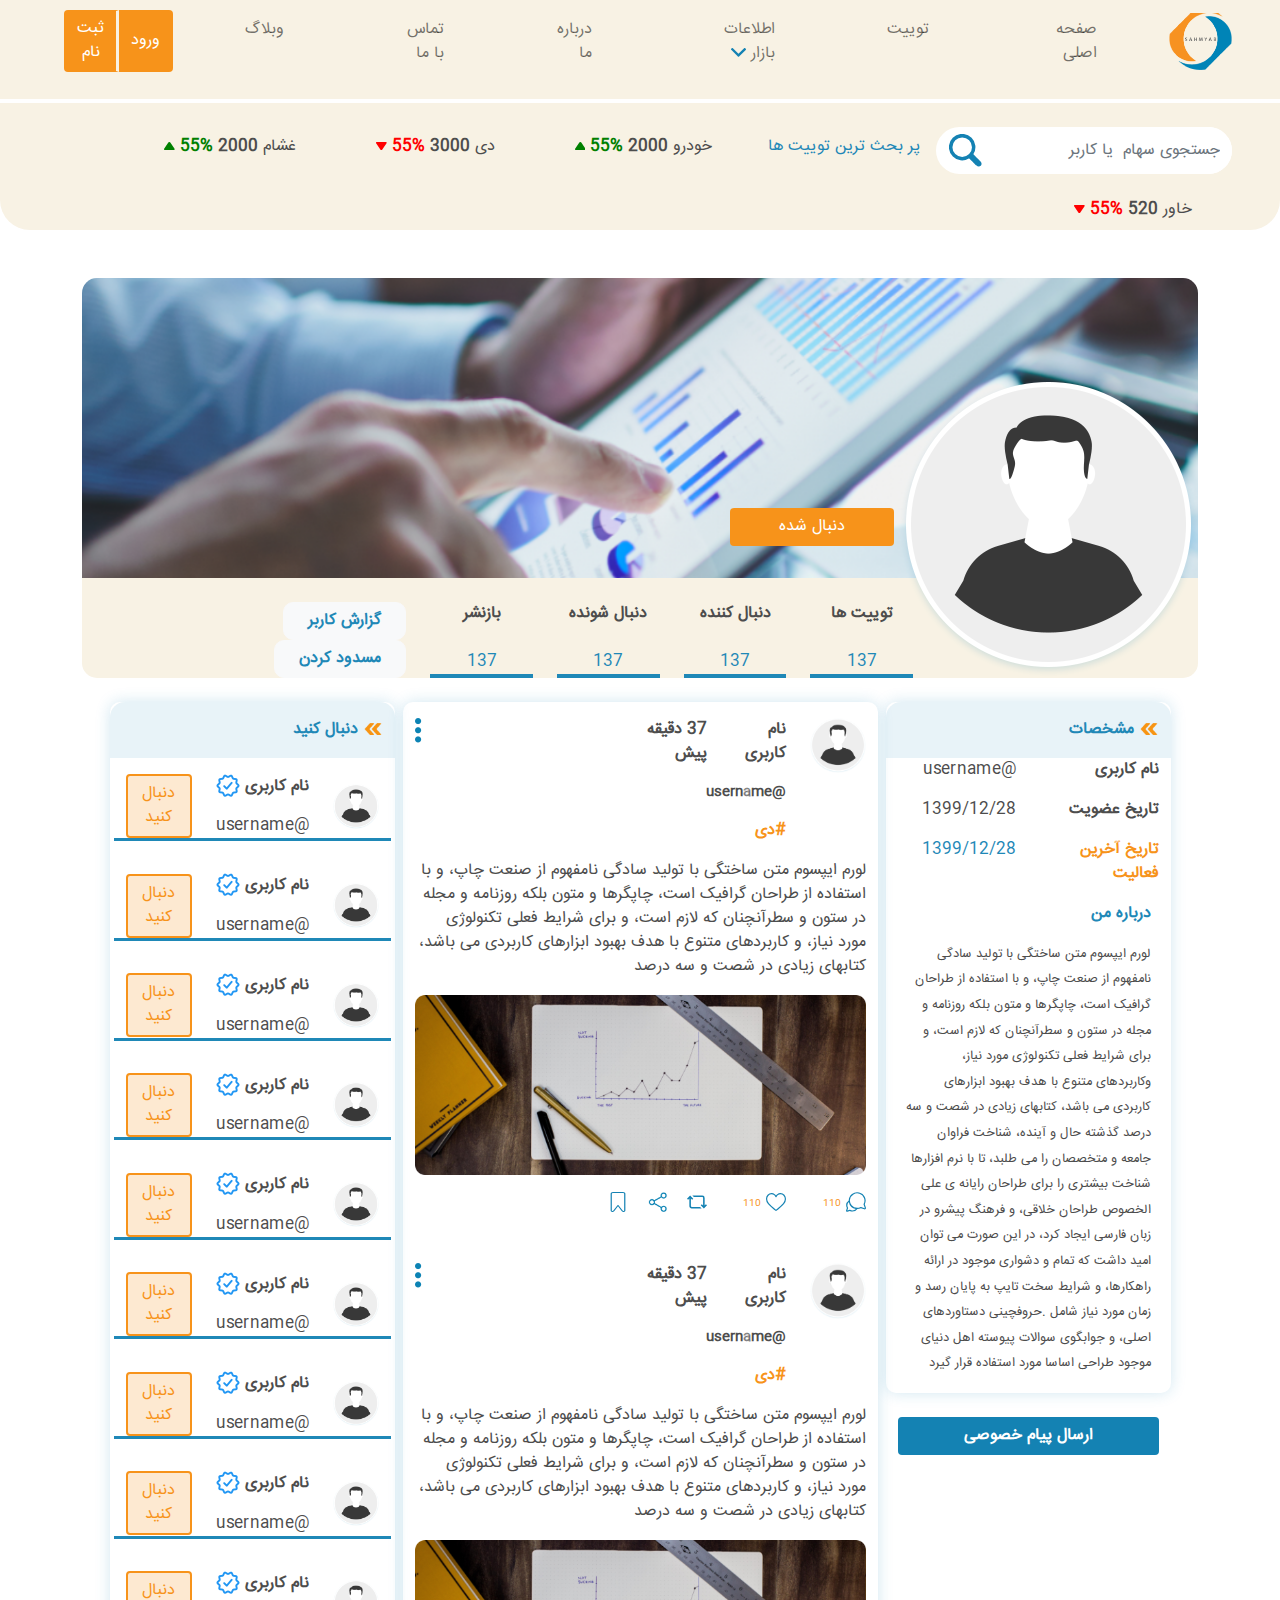
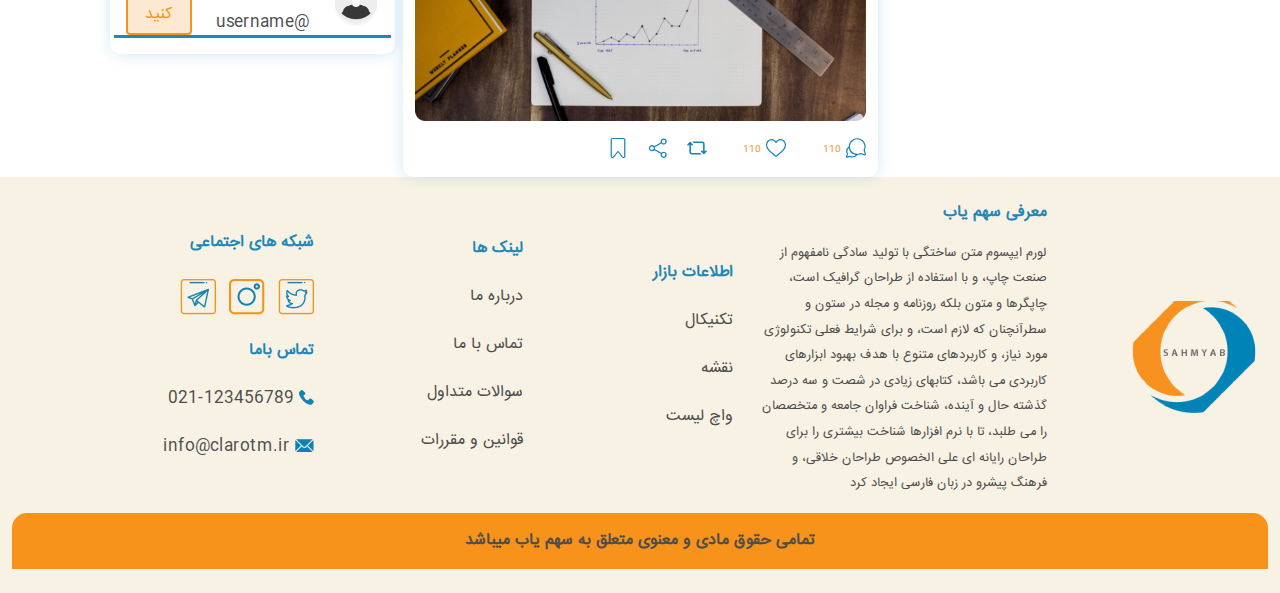
<file: index.html>
<!DOCTYPE html>
<html lang="fa-IR" dir="rtl">

<head>
    <meta charset="UTF-8">
    <meta http-equiv="X-UA-Compatible" content="IE=edge">
    <meta name="viewport" content="width=device-width, initial-scale=1.0">
    <title>Amirreza Heydari</title>
    <link rel="stylesheet" href="css/bootstrap.rtl.min.css">
    <link rel="stylesheet" href="css/style.css">
</head>

<body>
    <!-- navbar head -->
    <header>
        <nav class="navbar navbar-expand-lg navbar-light bg-color1 px-5 pb-4">
            <a class="navbar-brand"><img class="img-fluid" src="./images/logo-01.png" width="70" alt=""></a>
            <button class="navbar-toggler" data-target="#my-nav" data-toggle="collapse" aria-controls="my-nav"
                aria-expanded="false" aria-label="Toggle navigation">
                <span class="navbar-toggler-icon"></span>
            </button>
            <div id="my-nav" class="collapse navbar-collapse">
                <ul class="navbar-nav">
                    <li class="nav-item active mx-5">
                        <a class="nav-link" href="#"> صفحه اصلی</a>
                    </li>
                    <li class="nav-item mx-5">
                        <a class="nav-link" href="#">توییت</a>
                    </li>
                    <li class="nav-item mx-5">
                        <a class="nav-link" href="#">اطلاعات بازار
                            <svg xmlns="http://www.w3.org/2000/svg" width="14.97" height="8.813"
                                viewBox="0 0 14.97 8.813">
                                <metadata>
                                    <?xpacket begin="﻿" id="W5M0MpCehiHzreSzNTczkc9d"?>
                                    <x:xmpmeta xmlns:x="adobe:ns:meta/"
                                        x:xmptk="Adobe XMP Core 5.6-c142 79.160924, 2017/07/13-01:06:39        ">
                                        <rdf:RDF xmlns:rdf="http://www.w3.org/1999/02/22-rdf-syntax-ns#">
                                            <rdf:Description rdf:about="" />
                                        </rdf:RDF>
                                    </x:xmpmeta>
                                    <?xpacket end="w"?>
                                </metadata>
                                <defs>
                                    <style>
                                        .cls-1 {
                                            fill: #1482b3;
                                            fill-rule: evenodd;
                                        }

                                    </style>
                                </defs>
                                <path id="Path_3" data-name="Path 3" class="cls-1"
                                    d="M1218.72,89.6l-0.49-.494a0.811,0.811,0,0,0-1.15,0l-5.6,5.591-5.59-5.6a0.824,0.824,0,0,0-.58-0.239,0.807,0.807,0,0,0-.58.239l-0.49.49a0.818,0.818,0,0,0,0,1.157l6.66,6.689a0.849,0.849,0,0,0,.58.263h0.01a0.85,0.85,0,0,0,.58-0.263l6.65-6.67A0.829,0.829,0,0,0,1218.72,89.6Z"
                                    transform="translate(-1204 -88.875)" />
                            </svg>

                        </a>
                    </li>
                    <li class="nav-item mx-5">
                        <a class="nav-link" href="#">درباره ما</a>
                    </li>
                    <li class="nav-item mx-5">
                        <a class="nav-link" href="#">تماس با ما</a>
                    </li>
                    <li class="nav-item mx-5">
                        <a class="nav-link" href="#"> وبلاگ </a>
                    </li>
                    <li class="nav-item mx-3">
                        <div class="btn-group" role="group">
                            <button type="button" class="btn bg-color2 text-white ">ورود</button>
                            <button type="button" class="btn bg-color2 text-white border-right-2px">ثبت نام</button>
                        </div>
                    </li>
                </ul>
            </div>
        </nav>
    </header>
    <!-- navbar head -->
    <!-- nav bar 2  -->
    <nav class="nav bg-color1 border-top-5 pt-4 px-5 border2-bottom-radius">
        <li class="nav-item">
            <div class="input-group mb-3 border-serach">
                <input type="text" class="form-control border-0" placeholder="جستجوی سهام  یا کاربر"
                    aria-describedby="basic-addon2">
                <div class="input-group-append">
                    <button class="btn" type="button"><svg xmlns="http://www.w3.org/2000/svg" width="32.6"
                            height="32.594" viewBox="0 0 32.6 32.594">
                            <metadata>
                                <?xpacket begin="﻿" id="W5M0MpCehiHzreSzNTczkc9d"?>
                                <x:xmpmeta xmlns:x="adobe:ns:meta/"
                                    x:xmptk="Adobe XMP Core 5.6-c142 79.160924, 2017/07/13-01:06:39        ">
                                    <rdf:RDF xmlns:rdf="http://www.w3.org/1999/02/22-rdf-syntax-ns#">
                                        <rdf:Description rdf:about="" />
                                    </rdf:RDF>
                                </x:xmpmeta>

                                <?xpacket end="w"?>
                            </metadata>
                            <defs>
                                <style>
                                    .cls-1 {
                                        fill: #1482b3;
                                        fill-rule: evenodd;
                                    }

                                </style>
                            </defs>
                            <path id="Path_1" data-name="Path 1" class="cls-1"
                                d="M1541.41,231.577a13.23,13.23,0,1,1,18.71-18.709,12.98,12.98,0,0,1,1.99,15.967,0.561,0.561,0,0,0,.07.663c1.69,1.687,6.75,6.749,6.75,6.749,1.35,1.343,1.67,3.222.48,4.413l-0.21.205c-1.19,1.192-3.07.872-4.41-.472,0,0-5.05-5.051-6.74-6.735a0.569,0.569,0,0,0-.68-0.091A12.962,12.962,0,0,1,1541.41,231.577Zm16.27-2.442a9.777,9.777,0,1,0-13.83,0A9.788,9.788,0,0,0,1557.68,229.135Z"
                                transform="translate(-1537.56 -209.031)" />
                        </svg>
                    </button>
                </div>
            </div>
        </li>
        <li class="nav-item">
            <a class="nav-link text-color4" href="#">پر بحث ترین توییت ها</a>
        </li>
        <li class="nav-item mx-4">
            <a class="nav-link text-color5" href="#">
                خودرو
                <span class="fw-bold">2000
                    <span class="Path_4">%55</span>
                    <svg xmlns="http://www.w3.org/2000/svg" width="10.656" height="8" viewBox="0 0 10.656 8">
                        <path id="Path_4" data-name="Path 4" class="Path_4"
                            d="M938.315,221.609l-4.055,5.924a1.44,1.44,0,0,0-.287.778,0.79,0.79,0,0,0,.951.717h8.764a0.789,0.789,0,0,0,.949-0.716,1.439,1.439,0,0,0-.288-0.775l-4.054-5.925A1.125,1.125,0,0,0,938.315,221.609Z"
                            transform="translate(-933.969 -221.031)" />
                    </svg>


                </span>
            </a>
        </li>
        <li class="nav-item mx-4">
            <a class="nav-link text-color5" href="#">
                دی
                <span class="fw-bold">3000
                    <span class="Path_5">%55</span>
                    <svg xmlns="http://www.w3.org/2000/svg" width="10.656" height="8" viewBox="0 0 10.656 8">
                        <path data-name="Path 5" class="Path_5"
                            d="M642.315,228.438l-4.055-5.924a1.448,1.448,0,0,1-.287-0.778,0.789,0.789,0,0,1,.951-0.716h8.763a0.788,0.788,0,0,1,.949.715,1.434,1.434,0,0,1-.287.775l-4.055,5.925A1.123,1.123,0,0,1,642.315,228.438Z"
                            transform="translate(-637.969 -221.031)" />
                    </svg>


                </span>
            </a>
        </li>
        <li class="nav-item mx-4">
            <a class="nav-link text-color5" href="#">
                غشام
                <span class="fw-bold">2000
                    <span class="Path_4">%55</span>
                    <svg xmlns="http://www.w3.org/2000/svg" width="10.656" height="8" viewBox="0 0 10.656 8">
                        <path id="Path_4" data-name="Path 4" class="Path_4"
                            d="M938.315,221.609l-4.055,5.924a1.44,1.44,0,0,0-.287.778,0.79,0.79,0,0,0,.951.717h8.764a0.789,0.789,0,0,0,.949-0.716,1.439,1.439,0,0,0-.288-0.775l-4.054-5.925A1.125,1.125,0,0,0,938.315,221.609Z"
                            transform="translate(-933.969 -221.031)" />
                    </svg>


                </span>
            </a>
        </li>
        <li class="nav-item mx-4">
            <a class="nav-link text-color5" href="#">
                خاور
                <span class="fw-bold">520
                    <span class="Path_5">%55</span>
                    <svg xmlns="http://www.w3.org/2000/svg" width="10.656" height="8" viewBox="0 0 10.656 8">
                        <path data-name="Path 5" class="Path_5"
                            d="M642.315,228.438l-4.055-5.924a1.448,1.448,0,0,1-.287-0.778,0.789,0.789,0,0,1,.951-0.716h8.763a0.788,0.788,0,0,1,.949.715,1.434,1.434,0,0,1-.287.775l-4.055,5.925A1.123,1.123,0,0,1,642.315,228.438Z"
                            transform="translate(-637.969 -221.031)" />
                    </svg>


                </span>
            </a>
        </li>
    </nav>
    <!-- nav bar 2  -->
    <!-- container 1 -->
    <div class="container mt-5">
        <div class="row">
            <div class="col-12">
                <div class="profile">
                    <img class="img-fluid" src="./images/Group 279.png" alt="">
                    <button class="btn bg-color2 text-white px-5" type="button">دنبال شده</button>
                </div>
                <div class="haed-image p-5"></div>
                <div class="row">
                    <div class="col-12">
                        <!-- row2 -->
                        <div class="col-12 bg-color1 border-bottom-10">
                            <div class="row justify-content-center">
                                <div class="col-8 offset-2">
                                    <div class="row mt-4 align-items-center">
                                        <!-- col number -->
                                        <div class="col-2">
                                            <!-- number -->
                                            <div class="row text-center">
                                                <div class="col-12">
                                                    <a href="#" class="text-color5 fw-bold">توییت ها</a>
                                                    <div class="col-12 mt-4 number-border">
                                                        <span>137</span>
                                                    </div>
                                                </div>
                                            </div>
                                            <!-- number -->
                                        </div>
                                        <!-- coll number -->
                                        <!-- col number -->
                                        <div class="col-2">
                                            <!-- number -->
                                            <div class="row text-center">
                                                <div class="col-12">
                                                    <a href="#" class="text-color5 fw-bold">دنبال کننده</a>
                                                    <div class="col-12 mt-4 number-border">
                                                        <span>137</span>
                                                    </div>
                                                </div>
                                            </div>
                                            <!-- number -->
                                        </div>
                                        <!-- coll number -->
                                        <!-- col number -->
                                        <div class="col-2">
                                            <!-- number -->
                                            <div class="row text-center">
                                                <div class="col-12">
                                                    <a href="#" class="text-color5 fw-bold"> دنبال شونده</a>
                                                    <div class="col-12 mt-4 number-border">
                                                        <span>137</span>
                                                    </div>
                                                </div>
                                            </div>
                                            <!-- number -->
                                        </div>
                                        <!-- coll number -->
                                        <!-- col number -->
                                        <div class="col-2">
                                            <!-- number -->
                                            <div class="row text-center">
                                                <div class="col-12">
                                                    <a href="#" class="text-color5 fw-bold"> بازنشر</a>
                                                    <div class="col-12 mt-4 number-border">
                                                        <span>137</span>
                                                    </div>
                                                </div>
                                            </div>
                                            <!-- number -->
                                        </div>
                                        <!-- coll number -->
                                        <!-- btn -->
                                        <div class="col-4">
                                            <button type="button"
                                                class="btn btn-light text-color4 fw-bold px-4 border-10">گزارش
                                                کاربر</button>
                                            <button type="button"
                                                class="btn btn-light text-color4 fw-bold px-4 border-10">مسدود
                                                کردن</button>
                                        </div>
                                        <!-- btn -->
                                    </div>
                                </div>
                            </div>
                        </div>
                        <!-- row2 -->
                    </div>
                </div>
            </div>
        </div>
    </div>
    <!--   container 1 -->
    <!-- conainer 2 -->
    <div class="container mt-4">
        <div class="row justify-content-center">
            <!-- moshakhasat -->
            <div class="col-3 mx-1">
                <div class="row shadow-color3 border-10 ">
                    <div class="col-12 bg-color4-50 pt-3 border-radius-top-10 w-100">
                        <p class="text-color4 fw-bold">
                            <svg xmlns="http://www.w3.org/2000/svg" xmlns:xlink="http://www.w3.org/1999/xlink"
                                width="20" height="12" viewBox="0 0 26 19">

                                <image id="fast-forward" width="26" height="19"
                                    xlink:href="[data-uri]" />
                            </svg>

                            مشخصات
                        </p>
                    </div>
                    <div class="col-12">
                        <div class="row">
                            <div class="col-6">
                                <p class="text-color5 fw-bold">نام کاربری</p>
                            </div>
                            <div class="col-6">
                                <span class="text-color5">@username</span>
                            </div>

                        </div>
                    </div>
                    <div class="col-12">
                        <div class="row">
                            <div class="col-6">
                                <p class="text-color5 fw-bold">تاریخ عضویت</p>
                            </div>
                            <div class="col-6">
                                <span class="text-color5">1399/12/28</span>
                            </div>
                        </div>
                    </div>
                    <div class="col-12">
                        <div class="row">
                            <div class="col-6">
                                <p class="text-color2 fw-bold">تاریخ آخرین فعالیت</p>
                            </div>
                            <div class="col-6">
                                <span class="text-color4">1399/12/28</span>
                            </div>
                        </div>
                    </div>
                    <div class="col-12">
                        <div class="row">
                            <div class="col-12">
                                <p class="text-color4 fw-bold ms-2">درباره من </p>
                                <p class="text-color5 mx-2 font-8">
                                    لورم ایپسوم متن ساختگی با تولید سادگی نامفهوم از صنعت چاپ، و با استفاده از طراحان
                                    گرافیک است، چاپگرها و متون بلکه روزنامه و مجله در ستون و سطرآنچنان که لازم است، و
                                    برای شرایط فعلی تکنولوژی مورد نیاز، وکاربردهای متنوع با هدف بهبود ابزارهای کاربردی
                                    می باشد، کتابهای زیادی در شصت و سه درصد گذشته حال و آینده، شناخت فراوان جامعه و
                                    متخصصان را می طلبد، تا با نرم افزارها شناخت بیشتری را برای طراحان رایانه ی علی
                                    الخصوص طراحان خلاقی، و فرهنگ پیشرو در زبان فارسی ایجاد کرد، در این صورت می توان امید
                                    داشت که تمام و دشواری موجود در ارائه راهکارها، و شرایط سخت تایپ به پایان رسد و زمان
                                    مورد نیاز شامل
                                    .حروفچینی دستاوردهای اصلی، و جوابگوی سوالات پیوسته اهل دنیای موجود طراحی اساسا مورد
                                    استفاده قرار گیرد
                                </p>
                            </div>
                        </div>
                    </div>
                </div>
                <!-- end row -->
                <div class="row my-4">
                    <div class="col-12 text-center">
                        <button class=" w-100 btn bg-color7 text-white fw-bold" type="button">ارسال پیام خصوصی</button>
                    </div>
                </div>
            </div>
            <!-- moshakhasat -->
            <div class="col-5 mx-1">
                <div class="row shadow-color3 bg-white py-3 border-10">
                    <!-- card -->
                    <div class="col-12">
                        <div class="row">
                            <!-- header card -->
                            <div class="col-12">
                                <div class="row">
                                    <div class="col-2">
                                        <img class="img-fluid" src="./images/Group 279.png" alt="">
                                    </div>
                                    <div class="col-2">
                                        <p class="text-start text-color5 fw-bold">نام کاربری</p>
                                        <p class="text-start text-color5 fw-bold small">@username</p>
                                        <p class="text-start text-color2 fw-bold">#دی</p>
                                    </div>
                                    <div class="col-3">
                                        <p class="text-start text-color5 fw-bold">
                                            37 دقیقه پیش
                                        </p>
                                    </div>
                                    <div class="col-5">
                                        <div class="text-end">
                                            <svg xmlns="http://www.w3.org/2000/svg"
                                                xmlns:xlink="http://www.w3.org/1999/xlink" width="7" height="25"
                                                viewBox="0 0 7 25">
                                                <image id="menu" width="7" height="25"
                                                    xlink:href="[data-uri]" />
                                            </svg>
                                        </div>
                                    </div>
                                </div>
                            </div>
                            <!-- header card -->
                            <!-- content card -->
                            <div class="col-12">
                                <p class="text-color5 text-start">
                                    لورم ایپسوم متن ساختگی با تولید سادگی نامفهوم از صنعت چاپ، و با استفاده از طراحان
                                    گرافیک است، چاپگرها و متون بلکه روزنامه و مجله در ستون و سطرآنچنان که لازم است، و
                                    برای شرایط فعلی تکنولوژی مورد نیاز، و کاربردهای متنوع با هدف بهبود ابزارهای کاربردی
                                    می باشد، کتابهای زیادی در شصت و سه درصد
                                </p>
                                <img class="img-fluid" src="./images/Rectangle 44.png" alt="">
                            </div>
                            <!-- content card -->
                            <!-- footer card -->
                            <div class="col-12 mt-3">
                                <div class="row">
                                    <div class="col-2">
                                        <svg xmlns="http://www.w3.org/2000/svg" width="20" height="20"
                                            viewBox="0 0 28.82 28.34">
                                            <path id="Path_55" data-name="Path 55" fill="#1482b3" class="cls-1"
                                                d="M1241.84,1353.32l-1.68-4.86a12.165,12.165,0,1,0-23.09-5.51,8.846,8.846,0,0,0-2.69,10.89l-1.15,3.36a1.564,1.564,0,0,0,.37,1.63,1.618,1.618,0,0,0,1.12.47,1.581,1.581,0,0,0,.52-0.09l3.35-1.15a9,9,0,0,0,3.79.85h0.01a8.831,8.831,0,0,0,7.16-3.64,12.144,12.144,0,0,0,5.03-1.23l4.87,1.67a1.842,1.842,0,0,0,1.94-.44A1.9,1.9,0,0,0,1241.84,1353.32Zm-19.45,3.88h-0.01a7.142,7.142,0,0,1-3.33-.83,0.847,0.847,0,0,0-.68-0.05l-3.43,1.18,1.18-3.44a0.9,0.9,0,0,0-.06-0.68,7.174,7.174,0,0,1,1.17-8.29,12.2,12.2,0,0,0,10.18,10.05A7.139,7.139,0,0,1,1222.39,1357.2Zm17.79-3.15a0.153,0.153,0,0,1-.18.04l-5.21-1.79a0.863,0.863,0,0,0-.28-0.04,0.846,0.846,0,0,0-.4.1,10.5,10.5,0,0,1-4.86,1.2h-0.02a10.451,10.451,0,1,1,9.25-5.57,0.9,0.9,0,0,0-.06.68l1.8,5.21A0.173,0.173,0,0,1,1240.18,1354.05Z"
                                                transform="translate(-1213.12 -1330.94)" />
                                        </svg>
                                        <span class="text-color2 font-mini">110</span>
                                    </div>
                                    <div class="col-2">
                                        <svg xmlns="http://www.w3.org/2000/svg" width="20" height="20"
                                            viewBox="0 0 28.66 25.5">
                                            <path id="heart" class="cls-1" fill="#1482b3"
                                                d="M1125.67,1359.5a1.685,1.685,0,0,1-1.11-.42c-1.16-1.01-2.27-1.96-3.26-2.8h0a60.318,60.318,0,0,1-7.12-6.68,10.665,10.665,0,0,1-2.84-6.99,8.925,8.925,0,0,1,2.27-6.11,7.7,7.7,0,0,1,5.73-2.5,7.234,7.234,0,0,1,4.51,1.55,9.479,9.479,0,0,1,1.82,1.91,9.479,9.479,0,0,1,1.82-1.91,7.206,7.206,0,0,1,4.5-1.55,7.723,7.723,0,0,1,5.74,2.5,8.972,8.972,0,0,1,2.27,6.11,10.665,10.665,0,0,1-2.84,6.99,61.12,61.12,0,0,1-7.12,6.68c-0.99.84-2.1,1.79-3.26,2.8A1.685,1.685,0,0,1,1125.67,1359.5Zm-6.33-23.82a6.057,6.057,0,0,0-4.5,1.95,7.33,7.33,0,0,0-1.82,4.98,8.977,8.977,0,0,0,2.45,5.92,60.219,60.219,0,0,0,6.91,6.47h0.01c0.99,0.85,2.11,1.8,3.28,2.82,1.17-1.02,2.29-1.98,3.28-2.82a59.392,59.392,0,0,0,6.91-6.47,8.993,8.993,0,0,0,2.46-5.92,7.29,7.29,0,0,0-1.83-4.98,6.041,6.041,0,0,0-4.5-1.95,5.541,5.541,0,0,0-3.47,1.2,8.034,8.034,0,0,0-1.94,2.24,1.056,1.056,0,0,1-1.82,0,8.2,8.2,0,0,0-1.94-2.24A5.548,5.548,0,0,0,1119.34,1335.68Z"
                                                transform="translate(-1111.34 -1334)" />
                                        </svg>
                                        <span class="text-color2 font-mini">110</span>
                                    </div>
                                    <div class="col-1">
                                        <svg xmlns="http://www.w3.org/2000/svg" width="20" height="20"
                                            viewBox="0 0 33.22 21.44">
                                            <path id="retweet" fill="#1482b3" class="cls-1"
                                                d="M1038.19,1350.33l-5.18,5.17-5.21-5.19,1.83-1.84,2.07,2.06v-12.56a1.255,1.255,0,0,0-.38-0.91,1.3,1.3,0,0,0-.91-0.38h-13.97l-2.6-2.59h16.57a3.875,3.875,0,0,1,3.88,3.89v12.58l2.06-2.06Zm-11.94,2.56h-13.5a1.28,1.28,0,0,1-1.29-1.29v-12.56l2.07,2.06,1.83-1.84-5.21-5.19-5.18,5.17,1.83,1.84,2.07-2.07v12.58a3.83,3.83,0,0,0,1.12,2.75,3.882,3.882,0,0,0,2.76,1.15h16.57l-2.61-2.6h-0.46Z"
                                                transform="translate(-1004.97 -1334.06)" />
                                        </svg>

                                    </div>
                                    <div class="col-1">
                                        <svg xmlns="http://www.w3.org/2000/svg"
                                            xmlns:xlink="http://www.w3.org/1999/xlink" width="20" height="20"
                                            viewBox="0 0 30 33">
                                            <image id="share" width="30" height="33"
                                                xlink:href="[data-uri]" />
                                        </svg>
                                    </div>
                                    <div class="col-1">
                                        <svg xmlns="http://www.w3.org/2000/svg" width="20" height="20"
                                            viewBox="0 0 24.094 32.66">
                                            <path id="Path_61" fill="#1482b3" data-name="Path 61" class="cls-1"
                                                d="M827.462,1331.22a4.406,4.406,0,0,0-2.717-.89H808.366v-0.02a4.423,4.423,0,0,0-2.722.89,2.731,2.731,0,0,0-1.132,2.13v26.99a2.515,2.515,0,0,0,.776,1.83,3.119,3.119,0,0,0,3.078.64,4.588,4.588,0,0,0,2.274-1.62l5.916-7.39,5.916,7.39a4.585,4.585,0,0,0,2.273,1.62,3.122,3.122,0,0,0,3.093-.64,2.52,2.52,0,0,0,.762-1.83v-26.99A2.752,2.752,0,0,0,827.462,1331.22Zm-1.175,29.97a0.8,0.8,0,0,1-.376.21,1.115,1.115,0,0,1-.481-0.04,2.771,2.771,0,0,1-1.325-.98l-6.745-8.43a1.041,1.041,0,0,0-.33-0.26,1.128,1.128,0,0,0-1.322.26l-6.744,8.42a2.813,2.813,0,0,1-1.316,1,0.978,0.978,0,0,1-.481.03,0.781,0.781,0,0,1-.376-0.2,1.2,1.2,0,0,1-.328-0.88v-26.99a1.757,1.757,0,0,1,1.9-1.49h16.379a1.736,1.736,0,0,1,1.87,1.49v26.99A1.2,1.2,0,0,1,826.287,1361.19Z"
                                                transform="translate(-804.5 -1330.31)" />
                                        </svg>
                                    </div>
                                </div>
                            </div>
                            <!-- footer card -->
                        </div>
                    </div>
                    <!-- card -->
                    <!-- card -->
                    <div class="col-12 mt-5">
                        <div class="row">
                            <!-- header card -->
                            <div class="col-12">
                                <div class="row">
                                    <div class="col-2">
                                        <img class="img-fluid" src="./images/Group 279.png" alt="">
                                    </div>
                                    <div class="col-2">
                                        <p class="text-start text-color5 fw-bold">نام کاربری</p>
                                        <p class="text-start text-color5 fw-bold small">@username</p>
                                        <p class="text-start text-color2 fw-bold">#دی</p>
                                    </div>
                                    <div class="col-3">
                                        <p class="text-start text-color5 fw-bold">
                                            37 دقیقه پیش
                                        </p>
                                    </div>
                                    <div class="col-5">
                                        <div class="text-end">
                                            <svg xmlns="http://www.w3.org/2000/svg"
                                                xmlns:xlink="http://www.w3.org/1999/xlink" width="7" height="25"
                                                viewBox="0 0 7 25">
                                                <image id="menu" width="7" height="25"
                                                    xlink:href="[data-uri]" />
                                            </svg>
                                        </div>
                                    </div>
                                </div>
                            </div>
                            <!-- header card -->
                            <!-- content card -->
                            <div class="col-12">
                                <p class="text-color5 text-start">
                                    لورم ایپسوم متن ساختگی با تولید سادگی نامفهوم از صنعت چاپ، و با استفاده از طراحان
                                    گرافیک است، چاپگرها و متون بلکه روزنامه و مجله در ستون و سطرآنچنان که لازم است، و
                                    برای شرایط فعلی تکنولوژی مورد نیاز، و کاربردهای متنوع با هدف بهبود ابزارهای کاربردی
                                    می باشد، کتابهای زیادی در شصت و سه درصد
                                </p>
                                <img class="img-fluid" src="./images/Rectangle 44.png" alt="">
                            </div>
                            <!-- content card -->
                            <!-- footer card -->
                            <div class="col-12 mt-3">
                                <div class="row">
                                    <div class="col-2">
                                        <svg xmlns="http://www.w3.org/2000/svg" width="20" height="20"
                                            viewBox="0 0 28.82 28.34">
                                            <path id="Path_55" data-name="Path 55" fill="#1482b3" class="cls-1"
                                                d="M1241.84,1353.32l-1.68-4.86a12.165,12.165,0,1,0-23.09-5.51,8.846,8.846,0,0,0-2.69,10.89l-1.15,3.36a1.564,1.564,0,0,0,.37,1.63,1.618,1.618,0,0,0,1.12.47,1.581,1.581,0,0,0,.52-0.09l3.35-1.15a9,9,0,0,0,3.79.85h0.01a8.831,8.831,0,0,0,7.16-3.64,12.144,12.144,0,0,0,5.03-1.23l4.87,1.67a1.842,1.842,0,0,0,1.94-.44A1.9,1.9,0,0,0,1241.84,1353.32Zm-19.45,3.88h-0.01a7.142,7.142,0,0,1-3.33-.83,0.847,0.847,0,0,0-.68-0.05l-3.43,1.18,1.18-3.44a0.9,0.9,0,0,0-.06-0.68,7.174,7.174,0,0,1,1.17-8.29,12.2,12.2,0,0,0,10.18,10.05A7.139,7.139,0,0,1,1222.39,1357.2Zm17.79-3.15a0.153,0.153,0,0,1-.18.04l-5.21-1.79a0.863,0.863,0,0,0-.28-0.04,0.846,0.846,0,0,0-.4.1,10.5,10.5,0,0,1-4.86,1.2h-0.02a10.451,10.451,0,1,1,9.25-5.57,0.9,0.9,0,0,0-.06.68l1.8,5.21A0.173,0.173,0,0,1,1240.18,1354.05Z"
                                                transform="translate(-1213.12 -1330.94)" />
                                        </svg>
                                        <span class="text-color2 font-mini">110</span>
                                    </div>
                                    <div class="col-2">
                                        <svg xmlns="http://www.w3.org/2000/svg" width="20" height="20"
                                            viewBox="0 0 28.66 25.5">
                                            <path id="heart" class="cls-1" fill="#1482b3"
                                                d="M1125.67,1359.5a1.685,1.685,0,0,1-1.11-.42c-1.16-1.01-2.27-1.96-3.26-2.8h0a60.318,60.318,0,0,1-7.12-6.68,10.665,10.665,0,0,1-2.84-6.99,8.925,8.925,0,0,1,2.27-6.11,7.7,7.7,0,0,1,5.73-2.5,7.234,7.234,0,0,1,4.51,1.55,9.479,9.479,0,0,1,1.82,1.91,9.479,9.479,0,0,1,1.82-1.91,7.206,7.206,0,0,1,4.5-1.55,7.723,7.723,0,0,1,5.74,2.5,8.972,8.972,0,0,1,2.27,6.11,10.665,10.665,0,0,1-2.84,6.99,61.12,61.12,0,0,1-7.12,6.68c-0.99.84-2.1,1.79-3.26,2.8A1.685,1.685,0,0,1,1125.67,1359.5Zm-6.33-23.82a6.057,6.057,0,0,0-4.5,1.95,7.33,7.33,0,0,0-1.82,4.98,8.977,8.977,0,0,0,2.45,5.92,60.219,60.219,0,0,0,6.91,6.47h0.01c0.99,0.85,2.11,1.8,3.28,2.82,1.17-1.02,2.29-1.98,3.28-2.82a59.392,59.392,0,0,0,6.91-6.47,8.993,8.993,0,0,0,2.46-5.92,7.29,7.29,0,0,0-1.83-4.98,6.041,6.041,0,0,0-4.5-1.95,5.541,5.541,0,0,0-3.47,1.2,8.034,8.034,0,0,0-1.94,2.24,1.056,1.056,0,0,1-1.82,0,8.2,8.2,0,0,0-1.94-2.24A5.548,5.548,0,0,0,1119.34,1335.68Z"
                                                transform="translate(-1111.34 -1334)" />
                                        </svg>
                                        <span class="text-color2 font-mini">110</span>
                                    </div>
                                    <div class="col-1">
                                        <svg xmlns="http://www.w3.org/2000/svg" width="20" height="20"
                                            viewBox="0 0 33.22 21.44">
                                            <path id="retweet" fill="#1482b3" class="cls-1"
                                                d="M1038.19,1350.33l-5.18,5.17-5.21-5.19,1.83-1.84,2.07,2.06v-12.56a1.255,1.255,0,0,0-.38-0.91,1.3,1.3,0,0,0-.91-0.38h-13.97l-2.6-2.59h16.57a3.875,3.875,0,0,1,3.88,3.89v12.58l2.06-2.06Zm-11.94,2.56h-13.5a1.28,1.28,0,0,1-1.29-1.29v-12.56l2.07,2.06,1.83-1.84-5.21-5.19-5.18,5.17,1.83,1.84,2.07-2.07v12.58a3.83,3.83,0,0,0,1.12,2.75,3.882,3.882,0,0,0,2.76,1.15h16.57l-2.61-2.6h-0.46Z"
                                                transform="translate(-1004.97 -1334.06)" />
                                        </svg>

                                    </div>
                                    <div class="col-1">
                                        <svg xmlns="http://www.w3.org/2000/svg"
                                            xmlns:xlink="http://www.w3.org/1999/xlink" width="20" height="20"
                                            viewBox="0 0 30 33">
                                            <image id="share" width="30" height="33"
                                                xlink:href="[data-uri]" />
                                        </svg>
                                    </div>
                                    <div class="col-1">
                                        <svg xmlns="http://www.w3.org/2000/svg" width="20" height="20"
                                            viewBox="0 0 24.094 32.66">
                                            <path id="Path_61" fill="#1482b3" data-name="Path 61" class="cls-1"
                                                d="M827.462,1331.22a4.406,4.406,0,0,0-2.717-.89H808.366v-0.02a4.423,4.423,0,0,0-2.722.89,2.731,2.731,0,0,0-1.132,2.13v26.99a2.515,2.515,0,0,0,.776,1.83,3.119,3.119,0,0,0,3.078.64,4.588,4.588,0,0,0,2.274-1.62l5.916-7.39,5.916,7.39a4.585,4.585,0,0,0,2.273,1.62,3.122,3.122,0,0,0,3.093-.64,2.52,2.52,0,0,0,.762-1.83v-26.99A2.752,2.752,0,0,0,827.462,1331.22Zm-1.175,29.97a0.8,0.8,0,0,1-.376.21,1.115,1.115,0,0,1-.481-0.04,2.771,2.771,0,0,1-1.325-.98l-6.745-8.43a1.041,1.041,0,0,0-.33-0.26,1.128,1.128,0,0,0-1.322.26l-6.744,8.42a2.813,2.813,0,0,1-1.316,1,0.978,0.978,0,0,1-.481.03,0.781,0.781,0,0,1-.376-0.2,1.2,1.2,0,0,1-.328-0.88v-26.99a1.757,1.757,0,0,1,1.9-1.49h16.379a1.736,1.736,0,0,1,1.87,1.49v26.99A1.2,1.2,0,0,1,826.287,1361.19Z"
                                                transform="translate(-804.5 -1330.31)" />
                                        </svg>
                                    </div>
                                </div>
                            </div>
                            <!-- footer card -->
                        </div>
                    </div>
                    <!-- card -->
                </div>
            </div>
            <!-- donbal konid -->
            <div class="col-3 mx-1">
                <div class="row shadow-color3 border-10">
                    <div class="col-12 bg-color4-50 pt-3 border-radius-top-10 w-100 align-items-center">
                        <p class="text-color4 fw-bold">
                            <svg xmlns="http://www.w3.org/2000/svg" xmlns:xlink="http://www.w3.org/1999/xlink"
                                width="20" height="12" viewBox="0 0 26 19">
                                <image id="fast-forward" width="26" height="19"
                                    xlink:href="[data-uri]" />
                            </svg>
                            دنبال کنید
                        </p>
                    </div>
                    <div class="col-12 px-3 my-3">
                        <div class="row align-items-center  border-bottom-color4">
                            <div class="col-3">
                                <img class="img-fluid" src="./images/Group 279.png" alt="" width="50px">
                            </div>
                            <div class="col">
                                <p class="text-color5 fw-bold">
                                    نام کاربری
                                    <img class="img-fluid" src="./images/Group 109.png" alt="">
                                </p>
                                <span class="text-color5">@username</span>
                            </div>
                            <div class="col">
                                <button class="btn bg-color2-50 text-color2 border-color2" type="button">دنبال
                                    کنید</button>
                            </div>

                        </div>
                    </div>
                    <div class="col-12 px-3 my-3">
                        <div class="row align-items-center  border-bottom-color4">
                            <div class="col-3">
                                <img class="img-fluid" src="./images/Group 279.png" alt="" width="50px">
                            </div>
                            <div class="col">
                                <p class="text-color5 fw-bold">
                                    نام کاربری
                                    <img class="img-fluid" src="./images/Group 109.png" alt="">
                                </p>
                                <span class="text-color5">@username</span>
                            </div>
                            <div class="col">
                                <button class="btn bg-color2-50 text-color2 border-color2" type="button">دنبال
                                    کنید</button>
                            </div>

                        </div>
                    </div>
                    <div class="col-12 px-3 my-3">
                        <div class="row align-items-center  border-bottom-color4">
                            <div class="col-3">
                                <img class="img-fluid" src="./images/Group 279.png" alt="" width="50px">
                            </div>
                            <div class="col">
                                <p class="text-color5 fw-bold">
                                    نام کاربری
                                    <img class="img-fluid" src="./images/Group 109.png" alt="">
                                </p>
                                <span class="text-color5">@username</span>
                            </div>
                            <div class="col">
                                <button class="btn bg-color2-50 text-color2 border-color2" type="button">دنبال
                                    کنید</button>
                            </div>

                        </div>
                    </div>
                    <div class="col-12 px-3 my-3">
                        <div class="row align-items-center  border-bottom-color4">
                            <div class="col-3">
                                <img class="img-fluid" src="./images/Group 279.png" alt="" width="50px">
                            </div>
                            <div class="col">
                                <p class="text-color5 fw-bold">
                                    نام کاربری
                                    <img class="img-fluid" src="./images/Group 109.png" alt="">
                                </p>
                                <span class="text-color5">@username</span>
                            </div>
                            <div class="col">
                                <button class="btn bg-color2-50 text-color2 border-color2" type="button">دنبال
                                    کنید</button>
                            </div>

                        </div>
                    </div>
                    <div class="col-12 px-3 my-3">
                        <div class="row align-items-center  border-bottom-color4">
                            <div class="col-3">
                                <img class="img-fluid" src="./images/Group 279.png" alt="" width="50px">
                            </div>
                            <div class="col">
                                <p class="text-color5 fw-bold">
                                    نام کاربری
                                    <img class="img-fluid" src="./images/Group 109.png" alt="">
                                </p>
                                <span class="text-color5">@username</span>
                            </div>
                            <div class="col">
                                <button class="btn bg-color2-50 text-color2 border-color2" type="button">دنبال
                                    کنید</button>
                            </div>

                        </div>
                    </div>
                    <div class="col-12 px-3 my-3">
                        <div class="row align-items-center  border-bottom-color4">
                            <div class="col-3">
                                <img class="img-fluid" src="./images/Group 279.png" alt="" width="50px">
                            </div>
                            <div class="col">
                                <p class="text-color5 fw-bold">
                                    نام کاربری
                                    <img class="img-fluid" src="./images/Group 109.png" alt="">
                                </p>
                                <span class="text-color5">@username</span>
                            </div>
                            <div class="col">
                                <button class="btn bg-color2-50 text-color2 border-color2" type="button">دنبال
                                    کنید</button>
                            </div>

                        </div>
                    </div>
                    <div class="col-12 px-3 my-3">
                        <div class="row align-items-center  border-bottom-color4">
                            <div class="col-3">
                                <img class="img-fluid" src="./images/Group 279.png" alt="" width="50px">
                            </div>
                            <div class="col">
                                <p class="text-color5 fw-bold">
                                    نام کاربری
                                    <img class="img-fluid" src="./images/Group 109.png" alt="">
                                </p>
                                <span class="text-color5">@username</span>
                            </div>
                            <div class="col">
                                <button class="btn bg-color2-50 text-color2 border-color2" type="button">دنبال
                                    کنید</button>
                            </div>

                        </div>
                    </div>
                    <div class="col-12 px-3 my-3">
                        <div class="row align-items-center  border-bottom-color4">
                            <div class="col-3">
                                <img class="img-fluid" src="./images/Group 279.png" alt="" width="50px">
                            </div>
                            <div class="col">
                                <p class="text-color5 fw-bold">
                                    نام کاربری
                                    <img class="img-fluid" src="./images/Group 109.png" alt="">
                                </p>
                                <span class="text-color5">@username</span>
                            </div>
                            <div class="col">
                                <button class="btn bg-color2-50 text-color2 border-color2" type="button">دنبال
                                    کنید</button>
                            </div>

                        </div>
                    </div>
                    <div class="col-12 px-3 my-3">
                        <div class="row align-items-center  border-bottom-color4">
                            <div class="col-3">
                                <img class="img-fluid" src="./images/Group 279.png" alt="" width="50px">
                            </div>
                            <div class="col">
                                <p class="text-color5 fw-bold">
                                    نام کاربری
                                    <img class="img-fluid" src="./images/Group 109.png" alt="">
                                </p>
                                <span class="text-color5">@username</span>
                            </div>
                            <div class="col">
                                <button class="btn bg-color2-50 text-color2 border-color2" type="button">دنبال
                                    کنید</button>
                            </div>

                        </div>
                    </div>

                </div>
                <!-- end row -->
            </div>
            <!-- donbal konid -->
        </div>
    </div>
    <!-- conainer 2 -->
    </div>
    <!-- Footer -->

    <footer class="bg-color1 p-4">
        <div class="row align-items-center">
            <div class="col-2">
                <img class="img-fluid" src="./images/logo-01.png" alt="">
            </div>
            <div class="col-3">
                <ul class="list-unstyled">
                    <li class="text-color4 fw-bold">معرفی سهم یاب</li>
                </ul>
                <p class="text-color5 font-8">
                    لورم ایپسوم متن ساختگی با تولید سادگی نامفهوم از صنعت چاپ، و با استفاده از طراحان گرافیک است،
                    چاپگرها و متون بلکه روزنامه و مجله در ستون و سطرآنچنان که لازم است، و برای شرایط فعلی تکنولوژی
                    مورد نیاز، و کاربردهای متنوع با هدف بهبود ابزارهای کاربردی می باشد، کتابهای زیادی در شصت و سه
                    درصد گذشته حال و آینده، شناخت فراوان جامعه و متخصصان را می طلبد، تا با نرم افزارها شناخت بیشتری
                    را برای طراحان رایانه ای علی الخصوص طراحان خلاقی، و فرهنگ پیشرو در زبان فارسی ایجاد کرد
                </p>
            </div>
            <div class="col-2">
                <ul class="list-unstyled">
                    <li class="text-color4 fw-bold">اطلاعات بازار</li>
                    <li class="text-color5 my-4">تکنیکال</li>
                    <li class="text-color5 my-4">نقشه</li>
                    <li class="text-color5 my-4">واچ لیست</li>
                </ul>
            </div>
            <div class="col-2">
                <ul class="list-unstyled">
                    <li class="text-color4 fw-bold">لینک ها</li>
                    <li class="text-color5 my-4">درباره ما</li>
                    <li class="text-color5 my-4">تماس با ما</li>
                    <li class="text-color5 my-4">سوالات متداول</li>
                    <li class="text-color5 my-4">قوانین و مقررات</li>
                </ul>
            </div>
            <div class="col-2">
                <ul class="list-unstyled">
                    <li class="text-color4 fw-bold"> شبکه های اجتماعی</li>
                    <ul class="list-inline my-4">
                        <li class="list-inline-item">
                            <a href="#"><img class="img-fluid" src="./images/twitter (1).png" alt=""></a>
                        </li>
                        <li class="list-inline-item">
                            <a href="#"><img class="img-fluid" src="./images/instagram (1).png" alt=""></a>
                        </li>
                        <li class="list-inline-item">
                            <a href="#"><img class="img-fluid" src="./images/telegram.png" alt=""></a>
                        </li>
                    </ul>
                    <ul class="list-unstyled">
                        <li class="text-color4 fw-bold"> تماس باما</li>
                        <li class="text-color5 my-4">
                            <svg xmlns="http://www.w3.org/2000/svg" width="14.781" height="14.85"
                                viewBox="0 0 14.781 14.85">
                                <path id="Path_27" fil="#1482b3" data-name="Path 27" class="cls-1"
                                    d="M429.509,2279.91l-2.069-2.07a1.376,1.376,0,0,0-2.29.52,1.406,1.406,0,0,1-1.625.88,6.381,6.381,0,0,1-3.841-3.84,1.335,1.335,0,0,1,.887-1.62,1.376,1.376,0,0,0,.517-2.29l-2.069-2.07a1.469,1.469,0,0,0-1.994,0l-1.4,1.4c-1.4,1.48.148,5.39,3.62,8.87s7.387,5.09,8.864,3.62l1.4-1.41A1.47,1.47,0,0,0,429.509,2279.91Z"
                                    transform="translate(-415.125 -2269.03)" />
                            </svg>

                            021-123456789
                        </li>
                        <li class="text-color5 my-4">
                            <svg xmlns="http://www.w3.org/2000/svg" xmlns:xlink="http://www.w3.org/1999/xlink"
                                width="19" height="13" viewBox="0 0 19 13">
                                <image id="mail" width="19" height="13"
                                    xlink:href="[data-uri]" />
                            </svg>

                            info@clarotm.ir
                        </li>
                    </ul>
                </ul>
            </div>
        </div>
        <div class="row">
            <div class="col-12 bg-color2 border-top-radius pt-3">
                <p class="text-color5 text-center fw-bold">تمامی حقوق مادی و معنوی متعلق به سهم یاب میباشد</p>
            </div>
        </div>
    </footer>
    <!-- Footer -->
    <!-- <script src="./js/bootstrap.min.js"></script> -->
    <script src="./js/bootstrap.bundle.min.js"></script>
</body>
<!-- Code By : Amirreza Heydari -->

</html>
</file>
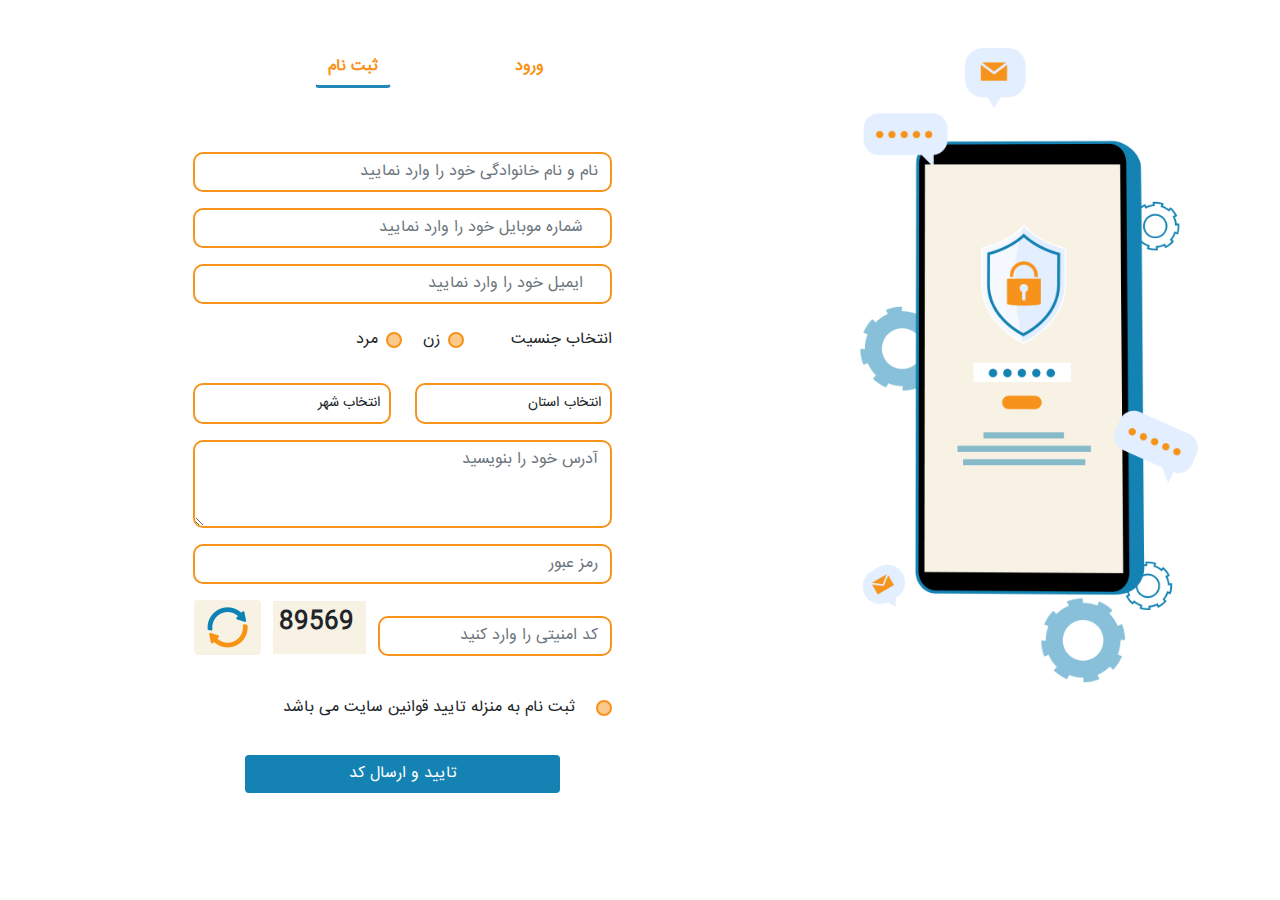
<file: register.html>
<!DOCTYPE html>
<html lang="fa-IR" dir="rtl">
<!-- Amirreza Heydari -->
<head>
    <meta charset="UTF-8">
    <meta http-equiv="X-UA-Compatible" content="IE=edge">
    <meta name="viewport" content="width=device-width, initial-scale=1.0">
    <title>Amirreza Heydari</title>
    <link rel="stylesheet" href="./css/bootstrap.rtl.min.css">
    <link rel="stylesheet" href="./css/style.css">
</head>

<body>
    <div class="container my-5">
        <div class="row justify-content-center">
            <div class="col-5">
                <img class="img-fluid w-75" src="./images/Group 292.png" alt="">
            </div>
            <div class="col-7">
                <div class="row justify-content-center">
                    <div class="col-3">
                        <div class="btn-group" role="group" aria-label="Basic example">
                            <button type="button" class="btn btn-transparen text-color2 fw-bold">ورود</button>
                        </div>
                    </div>
                    <div class="col-3">
                        <button type="button" class="btn btn-transparen text-color2 fw-bold border-bottom-color4">ثبت
                            نام</button>
                    </div>
                </div>
                <div class="row mt-5 justify-content-center">
                    <div class="col-8">
                        <div class="form-group">
                            <input type="text" class="form-control text-start border-color2 border-10 my-3"
                                placeholder="نام و نام خانوادگی خود را وارد نمایید">

                            <input type="number" class="form-control text-start border-color2 border-10 my-3"
                                placeholder="شماره موبایل خود را وارد نمایید">

                            <input type="number" class="form-control text-start border-color2 border-10 my-3"
                                placeholder="ایمیل خود را وارد نمایید">
                            <!--  -->
                            <div class="row my-4">
                                <legend class="col-form-label col-sm-4 pt-0">انتخاب جنسیت</legend>
                                <div class="col-sm-7">
                                    <div class="form-check form-check-inline">
                                        <input class="form-check-input border-and-bg-check" type="checkbox"
                                            id="inlineCheckbox1" value="option1">
                                        <label class="form-check-label " for="inlineCheckbox1">زن</label>
                                    </div>
                                    <div class="form-check form-check-inline">
                                        <input class="form-check-input border-and-bg-check" type="checkbox"
                                            id="inlineCheckbox2" value="option2">
                                        <label class="form-check-label" for="inlineCheckbox2">مرد</label>
                                    </div>
                                </div>
                            </div>
                            <!-- end row -->
                            <div class="row">
                                <div class="col-6">
                                    <div class="form-group">
                                        <select class="form-control form-control-sm  border-color2 border-10 py-2">
                                            <option>انتخاب استان</option>
                                        </select>
                                    </div>
                                </div>
                                <div class="col-6">
                                    <div class="form-group">
                                        <select class="form-control form-control-sm  border-color2 border-10 py-2">
                                            <option>انتخاب شهر</option>
                                        </select>
                                    </div>
                                </div>
                            </div>
                            <!-- end row -->
                            <div class="form-group mt-3">
                                <textarea class="form-control border-color2 border-10" rows="3"
                                    placeholder="آدرس خود را بنویسید"></textarea>
                            </div>

                            <input type="password" class="form-control text-start border-color2 border-10 my-3"
                                placeholder="رمز عبور">

                            <div class="row">
                                <div class="col-7">
                                    <input type="password" class="form-control text-start border-color2 border-10 my-3"
                                        placeholder="کد امنیتی را وارد کنید">
                                </div>
                                <div class="col-5">
                                    <div class="row align-items-center">
                                        <div class="col-6 bg-color1 py-2">
                                            <p class="text-center fw-bold h4">89569</p>
                                        </div>
                                        <div class="col-6">
                                            <button class="btn bg-color1" type="button">
                                                <svg xmlns="http://www.w3.org/2000/svg"
                                                    xmlns:xlink="http://www.w3.org/1999/xlink" width="41" height="41"
                                                    viewBox="0 0 41 41">

                                                    <image id="refresh" width="41" height="41"
                                                        xlink:href="[data-uri]" />
                                                </svg>

                                            </button>
                                        </div>
                                    </div>
                                </div>
                            </div>
                            <!--  -->
                            <div class="row my-4">
                                <div class="col-sm-1">
                                    <div class="form-check form-check-inline">
                                        <input class="form-check-input border-and-bg-check" type="checkbox">
                                    </div>
                                </div>
                                <legend class="col-form-label col-sm-11 pt-0"> ثبت نام به منزله تایید قوانین سایت می
                                    باشد</legend>
                            </div>
                            <!--  -->
                            <div class="row justify-content-center">
                                <div class="col-12 text-center">
                                    <button class="btn bg-color7 text-white w-75" type="button">تایید و ارسال
                                        کد</button>
                                </div>
                            </div>
                        </div>
                    </div>
                </div>
            </div>
</body>
<!-- Amirreza Heydari -->

</html>
</file>
<file: css/style.css>
@font-face {
    font-family: iransans;
    src: url(../font/iransansweb.ttf);
    font-weight: normal;
}

:root {
    --color1: #f8f2e4;
    --color2: #f7931a;
    --color3: #edf5f9;
    --color4: #1f88b7;
    --color5: #4d4d4d;
    --color6: #ffffff;
    --color-7: #1482b3;
}

body {
    font-family: iransans, sans-serif !important;
    background-color: var(--color6);
}

.bg-color1 {
    background-color: var(--color1) !important;
}

.bg-color2 {
    background-color: var(--color2) !important;
}

.bg-color2-50 {
    background-color: rgba(247, 147, 26, 0.2) !important;
}

.border-color2 {
    border: solid 2px var(--color2) !important;
}

/* <!-- Amirreza Heydari --> */
.border-right-2px {
    border-right: solid 3px var(--color1) !important;
}

.border-serach {
    border-radius: 30px !important;
    background-color: var(--color6) !important;
    color: var(--color5) !important;
}

.border-serach>input {
    border-radius: 30px !important;
}

.text-color4 {
    color: var(--color4) !important;
}

.text-color2 {
    color: var(--color2) !important;
}

.text-color5 {
    color: var(--color5) !important;
    text-decoration: none !important;
}

.border-top-5 {
    border: none !important;
    border-top: solid 4px var(--color6) !important;
}

.Path_4 {
    fill: #008000 !important;
    color: #008000 !important;
}

.Path_5 {
    fill: #ff0000 !important;
    color: #ff0000 !important;
}

.border2-bottom-radius {
    border-radius: 0 0 30px 30px !important;
}

.haed-image {
    width: 100% !important;
    height: 300px !important;
    /* padding: 50% !important; */
    background-image: url(../images/close-up-businessman-with-digital-tablet.png) !important;
    background-position: center !important;
    background-size: cover;
    background-repeat: no-repeat;
    border-radius: 15px 15px 0 0 !important;
}

.profile {
    position: absolute !important;
    z-index: 999 !important;
    margin-top: 100px !important;
}

.number-border {
    color: var(--color4) !important;
    border-bottom: solid 4px var(--color4) !important;
}

.border-10 {
    border-radius: 10px !important;
}

.border-bottom-10 {
    border-radius: 0 0 15px 15px !important;
}

.shadow-color3 {
    box-shadow: 0 0 15px rgba(31, 136, 183, 0.2);
}

.border-radius-top-10 {
    border-radius: 15px 15px 0 0 !important;
}

.bg-color4-50 {
    background-color: rgba(31, 135, 184, 0.1) !important;
}

.font-8 {
    font-size: 0.8em !important;
    line-height: 2em !important;
}

.bg-color7 {
    background-color: var(--color-7) !important;
}

.border-bottom-color4 {
    border-bottom: solid 3px var(--color4) !important;
}

.font-mini {
    font-size: 0.6em !important;
}

.border-top-radius {
    border-radius: 15px 15px 0 0 !important;
}

.btn-transparent {
    background-color: transparent !important;
}

/* <!-- Amirreza Heydari --> */
.border-and-bg-check {
    border: solid 2px var(--color2) !important;
    background-color: rgba(247, 147, 26, 0.5) !important;
    border-radius: 50% !important;
}
</file>
